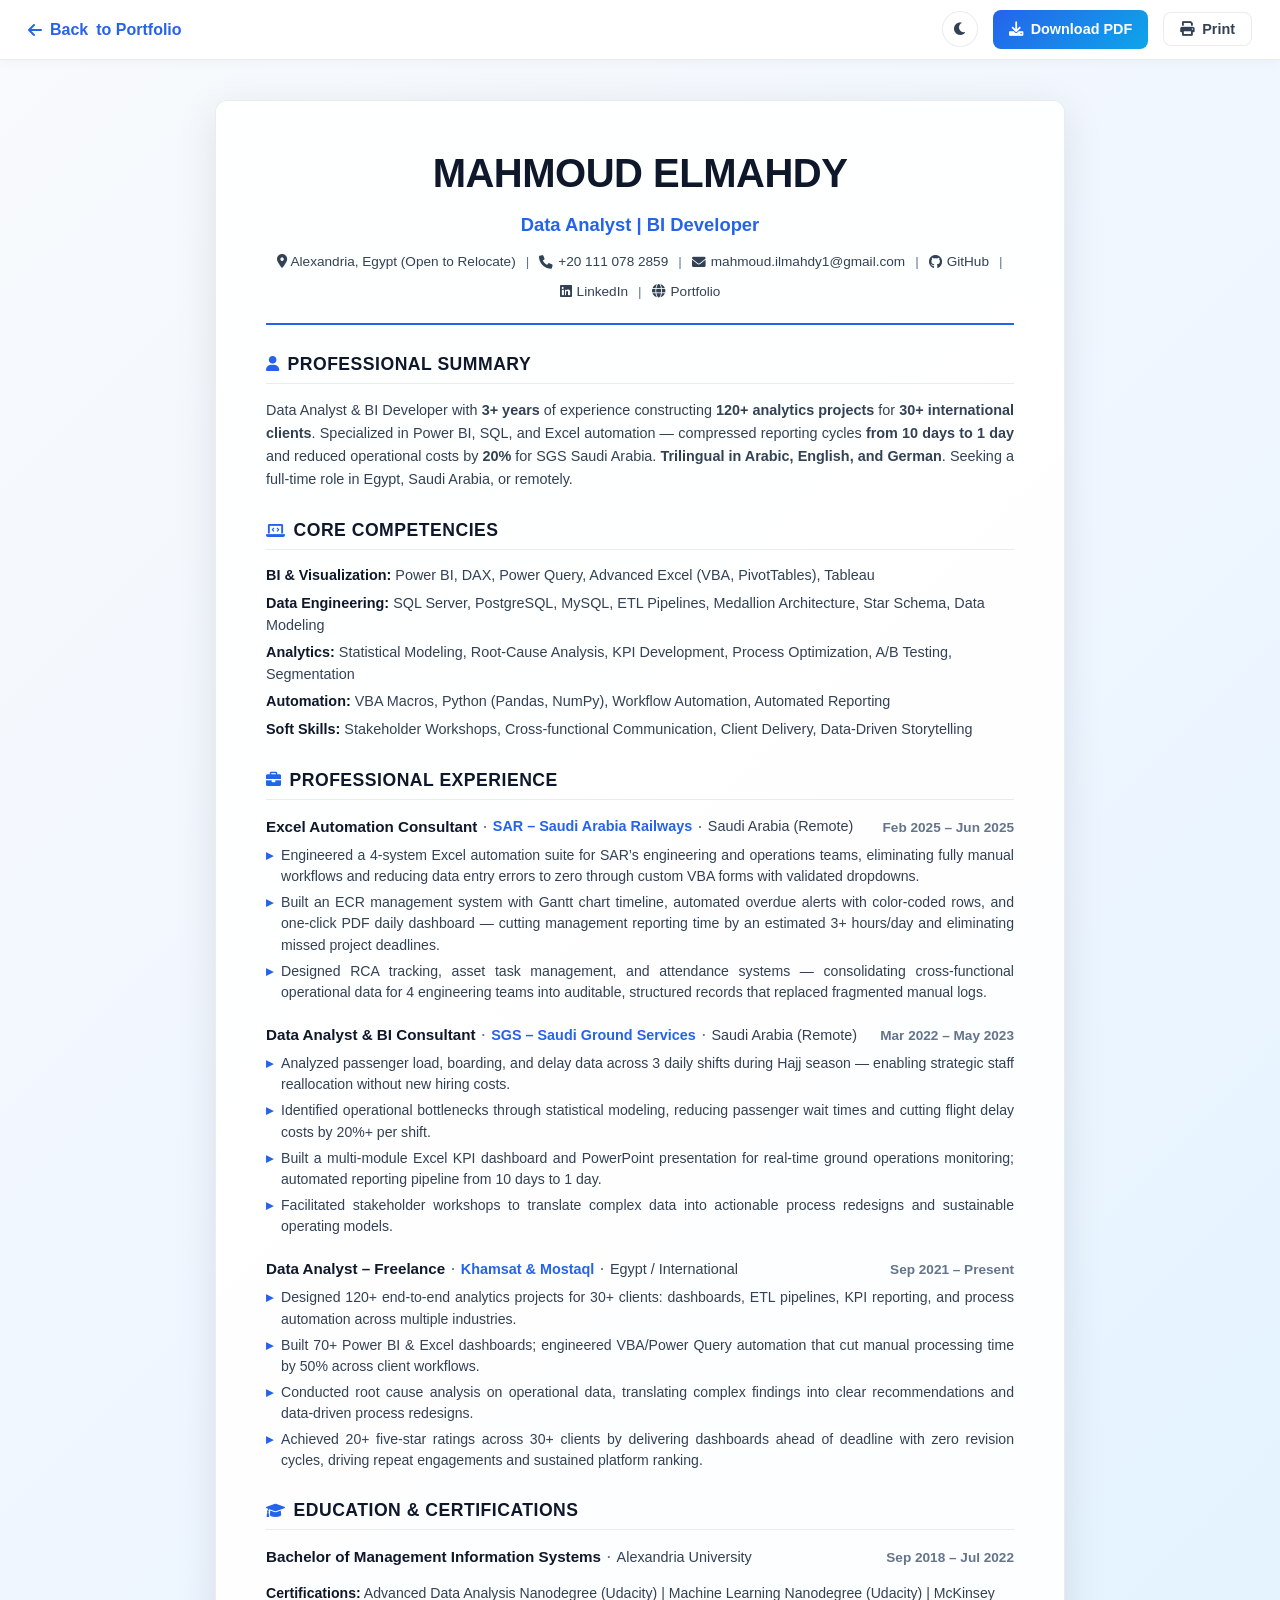
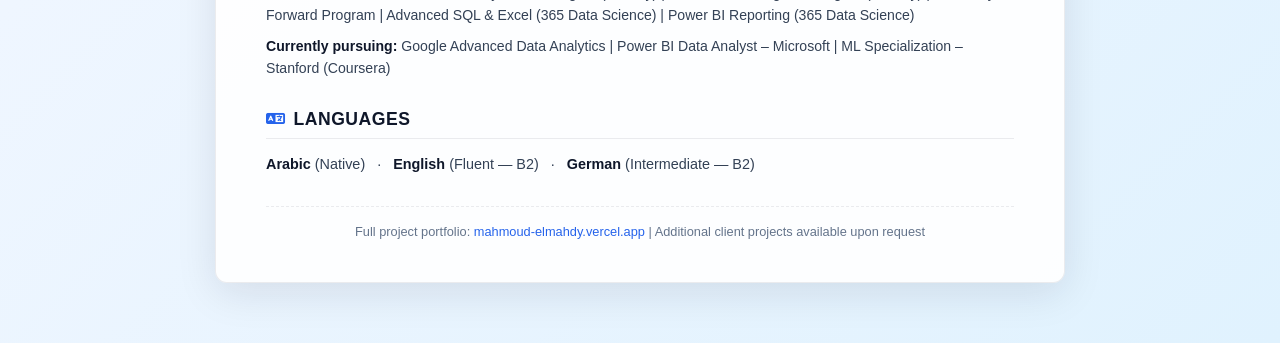
<file: resume.html>
<!DOCTYPE html>
<html lang="en">
<head>
    <meta charset="UTF-8">
    <meta name="viewport" content="width=device-width, initial-scale=1.0">
    <link rel="icon" type="image/png" href="Assets/Images/Logo/tap-icon.png">
    <title>Mahmoud Elmahdy - Resume</title>
    
    <!-- Open Graph / Social Media Meta Tags -->
    <meta property="og:title" content="Mahmoud Elmahdy - Resume">
    <meta property="og:description" content="Professional resume of Mahmoud Elmahdy, Data Analyst & BI Developer.">
    <meta property="og:image" content="https://raw.githubusercontent.com/MahmoudElMahdi/Mahmoud-Elmahdy/main/Assets/Images/Logo/1.png">
    <meta property="og:url" content="https://mahmoudelmahdi.github.io/Mahmoud-Elmahdy/resume.html">
    <meta property="og:type" content="website">
    
    <!-- Twitter Card Meta Tags -->
    <meta name="twitter:card" content="summary_large_image">
    <meta name="twitter:title" content="Mahmoud Elmahdy - Resume">
    <meta name="twitter:description" content="Professional resume of Mahmoud Elmahdy, Data Analyst & BI Developer.">
    <meta name="twitter:image" content="https://raw.githubusercontent.com/MahmoudElMahdi/Mahmoud-Elmahdy/main/Assets/Images/Logo/1.png">
    
    <!-- Google Analytics 4 -->
    <script async src="https://www.googletagmanager.com/gtag/js?id=G-3Q9YGJ4HZL"></script>
    <script>
        window.dataLayer = window.dataLayer || [];
        function gtag(){dataLayer.push(arguments);}
        gtag('js', new Date());
        gtag('config', 'G-3Q9YGJ4HZL');
    </script>

    <!-- Font Awesome -->
    <link rel="stylesheet" href="https://cdnjs.cloudflare.com/ajax/libs/font-awesome/6.0.0/css/all.min.css">
    
    <style>
        :root {
            --bg-primary: #f8fafc;
            --bg-secondary: rgba(255, 255, 255, 0.95);
            --bg-tertiary: rgba(255, 255, 255, 0.8);
            --text-primary: #0f172a;
            --text-secondary: #334155;
            --text-muted: #64748b;
            --accent-primary: #2563eb;
            --accent-secondary: #0ea5e9;
            --accent-hover: #1d4ed8;
            --border-color: rgba(15, 23, 42, 0.08);
            --shadow-light: rgba(15, 23, 42, 0.04);
            --shadow-medium: rgba(15, 23, 42, 0.1);
            --bg-gradient: linear-gradient(135deg, #f8fafc 0%, #eff6ff 50%, #e0f2fe 100%);
            --card-bg: rgba(255, 255, 255, 0.9);
            --print-bg: #ffffff;
            --print-text: #000000;
        }

        [data-theme="dark"] {
            --bg-primary: #0d1117;
            --bg-secondary: rgba(13, 17, 23, 0.95);
            --bg-tertiary: rgba(21, 32, 43, 0.9);
            --text-primary: #f0f6fc;
            --text-secondary: #c9d1d9;
            --text-muted: #8b949e;
            --accent-primary: #26a69a;
            --accent-secondary: #4dd0e1;
            --accent-hover: #80cbc4;
            --border-color: rgba(38, 166, 154, 0.2);
            --shadow-light: rgba(0, 0, 0, 0.3);
            --shadow-medium: rgba(38, 166, 154, 0.2);
            --bg-gradient: linear-gradient(135deg, #0d1117, #161b22, #21262d);
            --card-bg: rgba(21, 32, 43, 0.8);
        }

        * {
            margin: 0;
            padding: 0;
            box-sizing: border-box;
        }

        body {
            font-family: 'Inter', -apple-system, BlinkMacSystemFont, sans-serif;
            background: var(--bg-gradient);
            color: var(--text-primary);
            line-height: 1.6;
            transition: background-color 0.4s, color 0.4s;
            overflow-x: hidden;
            width: 100%;
        }

        /* Nav */
        nav {
            position: fixed;
            top: 0;
            left: 0;
            width: 100vw;
            background: var(--bg-secondary);
            backdrop-filter: blur(20px);
            z-index: 1000;
            box-shadow: 0 1px 12px var(--shadow-light);
            border-bottom: 1px solid var(--border-color);
            height: 60px;
        }

        .nav-container {
            display: flex;
            align-items: center;
            justify-content: space-between;
            max-width: 1400px;
            margin: 0 auto;
            height: 100%;
            padding: 0 28px;
        }

        .nav-logo {
            color: var(--accent-primary);
            text-decoration: none;
            display: flex;
            align-items: center;
            font-weight: 700;
            gap: 8px;
        }

        .nav-actions {
            display: flex;
            align-items: center;
            gap: 15px;
        }

        .nav-theme-btn, .nav-btn {
            background: var(--card-bg);
            border: 1px solid var(--border-color);
            border-radius: 8px;
            padding: 8px 16px;
            display: flex;
            align-items: center;
            justify-content: center;
            cursor: pointer;
            transition: all 0.3s ease;
            color: var(--text-secondary);
            text-decoration: none;
            font-weight: 600;
            font-size: 0.9rem;
            gap: 8px;
        }

        .nav-btn.primary {
            background: linear-gradient(135deg, var(--accent-primary), var(--accent-secondary));
            color: white;
            border: none;
        }

        .nav-theme-btn:hover, .nav-btn:hover {
            transform: translateY(-2px);
            box-shadow: 0 4px 12px var(--shadow-medium);
        }

        .nav-theme-btn {
            width: 36px;
            height: 36px;
            padding: 0;
            border-radius: 50%;
        }

        /* Resume Container */
        .resume-wrapper {
            padding: 100px 20px 60px;
            display: flex;
            justify-content: center;
        }

        .resume-container {
            background: var(--card-bg);
            max-width: 850px; /* A4 aspect ratio approximation */
            width: 100%;
            border-radius: 12px;
            box-shadow: 0 10px 40px var(--shadow-medium);
            padding: 40px 50px;
            border: 1px solid var(--border-color);
            position: relative;
        }

        /* Resume Header */
        .r-header {
            text-align: center;
            border-bottom: 2px solid var(--accent-primary);
            padding-bottom: 20px;
            margin-bottom: 25px;
        }

        .r-name {
            font-size: 2.5rem;
            font-weight: 800;
            color: var(--text-primary);
            margin-bottom: 5px;
            letter-spacing: -0.5px;
        }

        .r-title {
            font-size: 1.15rem;
            font-weight: 600;
            color: var(--accent-primary);
            margin-bottom: 12px;
        }

        .r-contact {
            display: flex;
            flex-wrap: wrap;
            justify-content: center;
            align-items: center;
            gap: 8px 10px;
            font-size: 0.85rem;
            color: var(--text-secondary);
        }

        .r-contact span.r-contact-sep {
            color: var(--text-muted);
            font-weight: 300;
            user-select: none;
        }

        .r-contact a {
            color: var(--text-secondary);
            text-decoration: none;
            display: inline-flex;
            align-items: center;
            gap: 5px;
            transition: color 0.2s;
        }

        .r-contact a:hover {
            color: var(--accent-primary);
        }

        /* Sections */
        .r-section {
            margin-bottom: 25px;
        }

        .r-section-title {
            font-size: 1.1rem;
            font-weight: 700;
            color: var(--text-primary);
            text-transform: uppercase;
            letter-spacing: 0.5px;
            border-bottom: 1.5px solid var(--border-color);
            padding-bottom: 5px;
            margin-bottom: 15px;
            display: flex;
            align-items: center;
            gap: 8px;
        }

        .r-section-title i {
            color: var(--accent-primary);
            font-size: 0.95rem;
        }

        /* Single Column Layout */
        .r-grid {
            display: block;
        }

        .r-summary-text {
            font-size: 0.9rem;
            color: var(--text-secondary);
            text-align: justify;
            line-height: 1.6;
        }

        /* Core Competencies */
        .r-competencies {
            display: flex;
            flex-direction: column;
            gap: 6px;
        }

        .r-comp-row {
            font-size: 0.9rem;
            color: var(--text-secondary);
            line-height: 1.5;
        }

        .r-comp-row strong {
            color: var(--text-primary);
            font-weight: 600;
        }

        /* Experience Items */
        .r-item {
            margin-bottom: 20px;
        }

        .r-item:last-child {
            margin-bottom: 0;
        }

        .r-item-header {
            display: flex;
            justify-content: space-between;
            align-items: baseline;
            margin-bottom: 6px;
            flex-wrap: wrap;
            gap: 5px;
        }

        .r-item-title-row {
            display: flex;
            align-items: center;
            flex-wrap: wrap;
            gap: 6px;
        }

        .r-item-title {
            font-weight: 700;
            color: var(--text-primary);
            font-size: 0.95rem;
        }

        .r-item-sep {
            color: var(--text-muted);
            font-weight: bold;
            font-size: 0.8rem;
        }

        .r-item-company {
            font-weight: 600;
            color: var(--accent-primary);
            font-size: 0.9rem;
        }

        .r-item-location, .r-item-school {
            color: var(--text-secondary);
            font-size: 0.9rem;
            font-weight: 500;
        }

        .r-item-date {
            font-size: 0.85rem;
            color: var(--text-muted);
            font-weight: 600;
        }

        .r-item-desc {
            list-style-type: none;
            padding-left: 0;
        }

        .r-item-desc li {
            position: relative;
            padding-left: 15px;
            margin-bottom: 5px;
            font-size: 0.88rem;
            color: var(--text-secondary);
            line-height: 1.5;
            text-align: justify;
        }

        .r-item-desc li::before {
            content: "▸";
            position: absolute;
            left: 0;
            color: var(--accent-primary);
            font-weight: bold;
        }

        /* Certifications & Education */
        .r-cert-group {
            font-size: 0.88rem;
            color: var(--text-secondary);
            line-height: 1.6;
        }

        .r-cert-group strong {
            color: var(--text-primary);
        }

        /* Languages */
        .r-languages {
            font-size: 0.9rem;
            color: var(--text-secondary);
            line-height: 1.5;
        }

        .r-languages strong {
            color: var(--text-primary);
        }

        /* Footer */
        .r-footer {
            text-align: center;
            margin-top: 30px;
            padding-top: 15px;
            border-top: 1px dashed var(--border-color);
            font-size: 0.8rem;
            color: var(--text-muted);
        }

        .r-footer a {
            color: var(--accent-primary);
            text-decoration: none;
        }

        .r-footer a:hover {
            text-decoration: underline;
        }

        .print-only {
            display: none;
        }

        /* Responsive Media Queries */
        @media (max-width: 768px) {
            .nav-container {
                padding: 0 16px;
            }
            .nav-actions {
                gap: 8px;
            }
            .nav-btn-text, .nav-logo-extra {
                display: none;
            }
            .nav-btn {
                width: 36px;
                height: 36px;
                padding: 0;
                border-radius: 50%;
                justify-content: center;
            }
            .resume-wrapper {
                padding: 80px 12px 40px;
            }
            .resume-container {
                padding: 30px 20px;
            }
        }

        @media (max-width: 480px) {
            .resume-container {
                padding: 24px 16px;
            }
            .r-name {
                font-size: 2rem;
            }
            .r-contact {
                flex-direction: column;
                gap: 5px;
            }
            .r-contact span.r-contact-sep {
                display: none;
            }
        }

        /* Print Styles */
        @media print {
            body {
                background: var(--print-bg) !important;
                color: var(--print-text) !important;
            }
            nav {
                display: none !important;
            }
            .resume-wrapper {
                padding: 0 !important;
            }
            .resume-container {
                box-shadow: none !important;
                border: none !important;
                padding: 0 !important;
                max-width: 100% !important;
            }
            * {
                -webkit-print-color-adjust: exact !important;
                color-adjust: exact !important;
            }
            .r-name, .r-section-title, .r-item-title, .r-skill-title, .r-languages strong, .r-cert-group strong, .r-comp-row strong {
                color: #000 !important;
            }
            .r-title, .r-item-company, .r-item-desc li::before {
                color: #2563eb !important;
            }
            .r-text-secondary, .r-summary-text, .r-item-desc li, .r-languages, .r-cert-group, .r-comp-row {
                color: #333 !important;
            }
            .r-section-title i, .r-contact i {
                display: none !important;
            }
            .print-only {
                display: inline !important;
            }
            .screen-only {
                display: none !important;
            }
            .r-section {
                page-break-inside: avoid;
            }
            a {
                text-decoration: none !important;
            }
        }
    </style>
</head>
<body>

    <nav>
        <div class="nav-container">
            <a href="index.html" class="nav-logo">
                <i class="fas fa-arrow-left"></i> Back <span class="nav-logo-extra">to Portfolio</span>
            </a>
            <div class="nav-actions">
                <button class="nav-theme-btn" id="themeToggle" title="Toggle Dark Mode">
                    <i class="fas fa-moon"></i>
                </button>
                <a href="Assets/Resume/Mahmoud_Elmahdy_Data_Analyst.pdf" target="_blank" class="nav-btn primary" title="Download PDF">
                    <i class="fas fa-download"></i> <span class="nav-btn-text">Download PDF</span>
                </a>
                <button onclick="window.print()" class="nav-btn" title="Print Resume">
                    <i class="fas fa-print"></i> <span class="nav-btn-text">Print</span>
                </button>
            </div>
        </div>
    </nav>

    <div class="resume-wrapper">
        <div class="resume-container">
            <!-- Header -->
            <div class="r-header">
                <h1 class="r-name">MAHMOUD ELMAHDY</h1>
                <div class="r-title">Data Analyst | BI Developer</div>
                <div class="r-contact">
                    <span><i class="fas fa-map-marker-alt"></i> Alexandria, Egypt (Open to Relocate)</span>
                    <span class="r-contact-sep">|</span>
                    <a href="tel:+201110782859"><i class="fas fa-phone"></i> +20 111 078 2859</a>
                    <span class="r-contact-sep">|</span>
                    <a href="mailto:mahmoud.ilmahdy1@gmail.com"><i class="fas fa-envelope"></i> mahmoud.ilmahdy1@gmail.com</a>
                    <span class="r-contact-sep">|</span>
                    <a href="https://github.com/MahmoudElMahdi" target="_blank"><i class="fab fa-github"></i> <span class="screen-only">GitHub</span><span class="print-only">GitHub: https://github.com/MahmoudElMahdi</span></a>
                    <span class="r-contact-sep">|</span>
                    <a href="https://www.linkedin.com/in/mahmoud-il-mahdy" target="_blank"><i class="fab fa-linkedin"></i> <span class="screen-only">LinkedIn</span><span class="print-only">LinkedIn: https://www.linkedin.com/in/mahmoud-il-mahdy</span></a>
                    <span class="r-contact-sep">|</span>
                    <a href="https://mahmoud-elmahdy.vercel.app/" target="_blank"><i class="fas fa-globe"></i> <span class="screen-only">Portfolio</span><span class="print-only">Portfolio: https://mahmoud-elmahdy.vercel.app/</span></a>
                </div>
            </div>

            <!-- Professional Summary -->
            <div class="r-section">
                <h2 class="r-section-title"><i class="fas fa-user"></i> Professional Summary</h2>
                <div class="r-summary-text">
                    Data Analyst & BI Developer with <strong>3+ years</strong> of experience constructing <strong>120+ analytics projects</strong> for <strong>30+ international clients</strong>. Specialized in Power BI, SQL, and Excel automation — compressed reporting cycles <strong>from 10 days to 1 day</strong> and reduced operational costs by <strong>20%</strong> for SGS Saudi Arabia. <strong>Trilingual in Arabic, English, and German</strong>. Seeking a full-time role in Egypt, Saudi Arabia, or remotely.
                </div>
            </div>

            <!-- Core Competencies -->
            <div class="r-section">
                <h2 class="r-section-title"><i class="fas fa-laptop-code"></i> Core Competencies</h2>
                <div class="r-competencies">
                    <div class="r-comp-row"><strong>BI & Visualization:</strong> Power BI, DAX, Power Query, Advanced Excel (VBA, PivotTables), Tableau</div>
                    <div class="r-comp-row"><strong>Data Engineering:</strong> SQL Server, PostgreSQL, MySQL, ETL Pipelines, Medallion Architecture, Star Schema, Data Modeling</div>
                    <div class="r-comp-row"><strong>Analytics:</strong> Statistical Modeling, Root-Cause Analysis, KPI Development, Process Optimization, A/B Testing, Segmentation</div>
                    <div class="r-comp-row"><strong>Automation:</strong> VBA Macros, Python (Pandas, NumPy), Workflow Automation, Automated Reporting</div>
                    <div class="r-comp-row"><strong>Soft Skills:</strong> Stakeholder Workshops, Cross-functional Communication, Client Delivery, Data-Driven Storytelling</div>
                </div>
            </div>

            <!-- Professional Experience -->
            <div class="r-section">
                <h2 class="r-section-title"><i class="fas fa-briefcase"></i> Professional Experience</h2>
                
                <div class="r-item">
                    <div class="r-item-header">
                        <div class="r-item-title-row">
                            <span class="r-item-title">Excel Automation Consultant</span>
                            <span class="r-item-sep">·</span>
                            <span class="r-item-company">SAR – Saudi Arabia Railways</span>
                            <span class="r-item-sep">·</span>
                            <span class="r-item-location">Saudi Arabia (Remote)</span>
                        </div>
                        <div class="r-item-date">Feb 2025 – Jun 2025</div>
                    </div>
                    <ul class="r-item-desc">
                        <li>Engineered a 4-system Excel automation suite for SAR’s engineering and operations teams, eliminating fully manual workflows and reducing data entry errors to zero through custom VBA forms with validated dropdowns.</li>
                        <li>Built an ECR management system with Gantt chart timeline, automated overdue alerts with color-coded rows, and one-click PDF daily dashboard — cutting management reporting time by an estimated 3+ hours/day and eliminating missed project deadlines.</li>
                        <li>Designed RCA tracking, asset task management, and attendance systems — consolidating cross-functional operational data for 4 engineering teams into auditable, structured records that replaced fragmented manual logs.</li>
                    </ul>
                </div>

                <div class="r-item">
                    <div class="r-item-header">
                        <div class="r-item-title-row">
                            <span class="r-item-title">Data Analyst & BI Consultant</span>
                            <span class="r-item-sep">·</span>
                            <span class="r-item-company">SGS – Saudi Ground Services</span>
                            <span class="r-item-sep">·</span>
                            <span class="r-item-location">Saudi Arabia (Remote)</span>
                        </div>
                        <div class="r-item-date">Mar 2022 – May 2023</div>
                    </div>
                    <ul class="r-item-desc">
                        <li>Analyzed passenger load, boarding, and delay data across 3 daily shifts during Hajj season — enabling strategic staff reallocation without new hiring costs.</li>
                        <li>Identified operational bottlenecks through statistical modeling, reducing passenger wait times and cutting flight delay costs by 20%+ per shift.</li>
                        <li>Built a multi-module Excel KPI dashboard and PowerPoint presentation for real-time ground operations monitoring; automated reporting pipeline from 10 days to 1 day.</li>
                        <li>Facilitated stakeholder workshops to translate complex data into actionable process redesigns and sustainable operating models.</li>
                    </ul>
                </div>

                <div class="r-item">
                    <div class="r-item-header">
                        <div class="r-item-title-row">
                            <span class="r-item-title">Data Analyst – Freelance</span>
                            <span class="r-item-sep">·</span>
                            <span class="r-item-company">Khamsat & Mostaql</span>
                            <span class="r-item-sep">·</span>
                            <span class="r-item-location">Egypt / International</span>
                        </div>
                        <div class="r-item-date">Sep 2021 – Present</div>
                    </div>
                    <ul class="r-item-desc">
                        <li>Designed 120+ end-to-end analytics projects for 30+ clients: dashboards, ETL pipelines, KPI reporting, and process automation across multiple industries.</li>
                        <li>Built 70+ Power BI & Excel dashboards; engineered VBA/Power Query automation that cut manual processing time by 50% across client workflows.</li>
                        <li>Conducted root cause analysis on operational data, translating complex findings into clear recommendations and data-driven process redesigns.</li>
                        <li>Achieved 20+ five-star ratings across 30+ clients by delivering dashboards ahead of deadline with zero revision cycles, driving repeat engagements and sustained platform ranking.</li>
                    </ul>
                </div>
            </div>

            <!-- Education & Certifications -->
            <div class="r-section">
                <h2 class="r-section-title"><i class="fas fa-graduation-cap"></i> Education & Certifications</h2>
                <div class="r-item" style="margin-bottom: 12px;">
                    <div class="r-item-header">
                        <div class="r-item-title-row">
                            <span class="r-item-title">Bachelor of Management Information Systems</span>
                            <span class="r-item-sep">·</span>
                            <span class="r-item-school">Alexandria University</span>
                        </div>
                        <div class="r-item-date">Sep 2018 – Jul 2022</div>
                    </div>
                </div>
                <div class="r-cert-group">
                    <strong>Certifications:</strong> Advanced Data Analysis Nanodegree (Udacity) | Machine Learning Nanodegree (Udacity) | McKinsey Forward Program | Advanced SQL & Excel (365 Data Science) | Power BI Reporting (365 Data Science)
                </div>
                <div class="r-cert-group" style="margin-top: 8px;">
                    <strong>Currently pursuing:</strong> Google Advanced Data Analytics | Power BI Data Analyst – Microsoft | ML Specialization – Stanford (Coursera)
                </div>
            </div>

            <!-- Languages -->
            <div class="r-section" style="margin-bottom: 15px;">
                <h2 class="r-section-title"><i class="fas fa-language"></i> Languages</h2>
                <div class="r-languages">
                    <strong>Arabic</strong> (Native) &nbsp;&nbsp;&middot;&nbsp;&nbsp; <strong>English</strong> (Fluent — B2) &nbsp;&nbsp;&middot;&nbsp;&nbsp; <strong>German</strong> (Intermediate — B2)
                </div>
            </div>

            <!-- Footer -->
            <div class="r-footer">
                Full project portfolio: <a href="https://mahmoud-elmahdy.vercel.app/" target="_blank">mahmoud-elmahdy.vercel.app</a> | Additional client projects available upon request
            </div>
        </div>
    </div>

    <script>
        // Theme Toggle Logic
        const themeToggle = document.getElementById('themeToggle');
        const icon = themeToggle.querySelector('i');
        
        // Check saved theme or system preference
        const savedTheme = localStorage.getItem('theme');
        const systemDark = window.matchMedia('(prefers-color-scheme: dark)').matches;
        
        if (savedTheme === 'dark' || (!savedTheme && systemDark)) {
            document.documentElement.setAttribute('data-theme', 'dark');
            icon.className = 'fas fa-sun';
        }

        themeToggle.addEventListener('click', () => {
            const currentTheme = document.documentElement.getAttribute('data-theme');
            if (currentTheme === 'dark') {
                document.documentElement.removeAttribute('data-theme');
                localStorage.setItem('theme', 'light');
                icon.className = 'fas fa-moon';
            } else {
                document.documentElement.setAttribute('data-theme', 'dark');
                localStorage.setItem('theme', 'dark');
                icon.className = 'fas fa-sun';
            }
        });

        if (new URLSearchParams(window.location.search).get('download') === 'pdf') {
            window.addEventListener('load', () => {
                setTimeout(() => window.print(), 400);
            });
        }
    </script>
</body>
</html>
</file>
